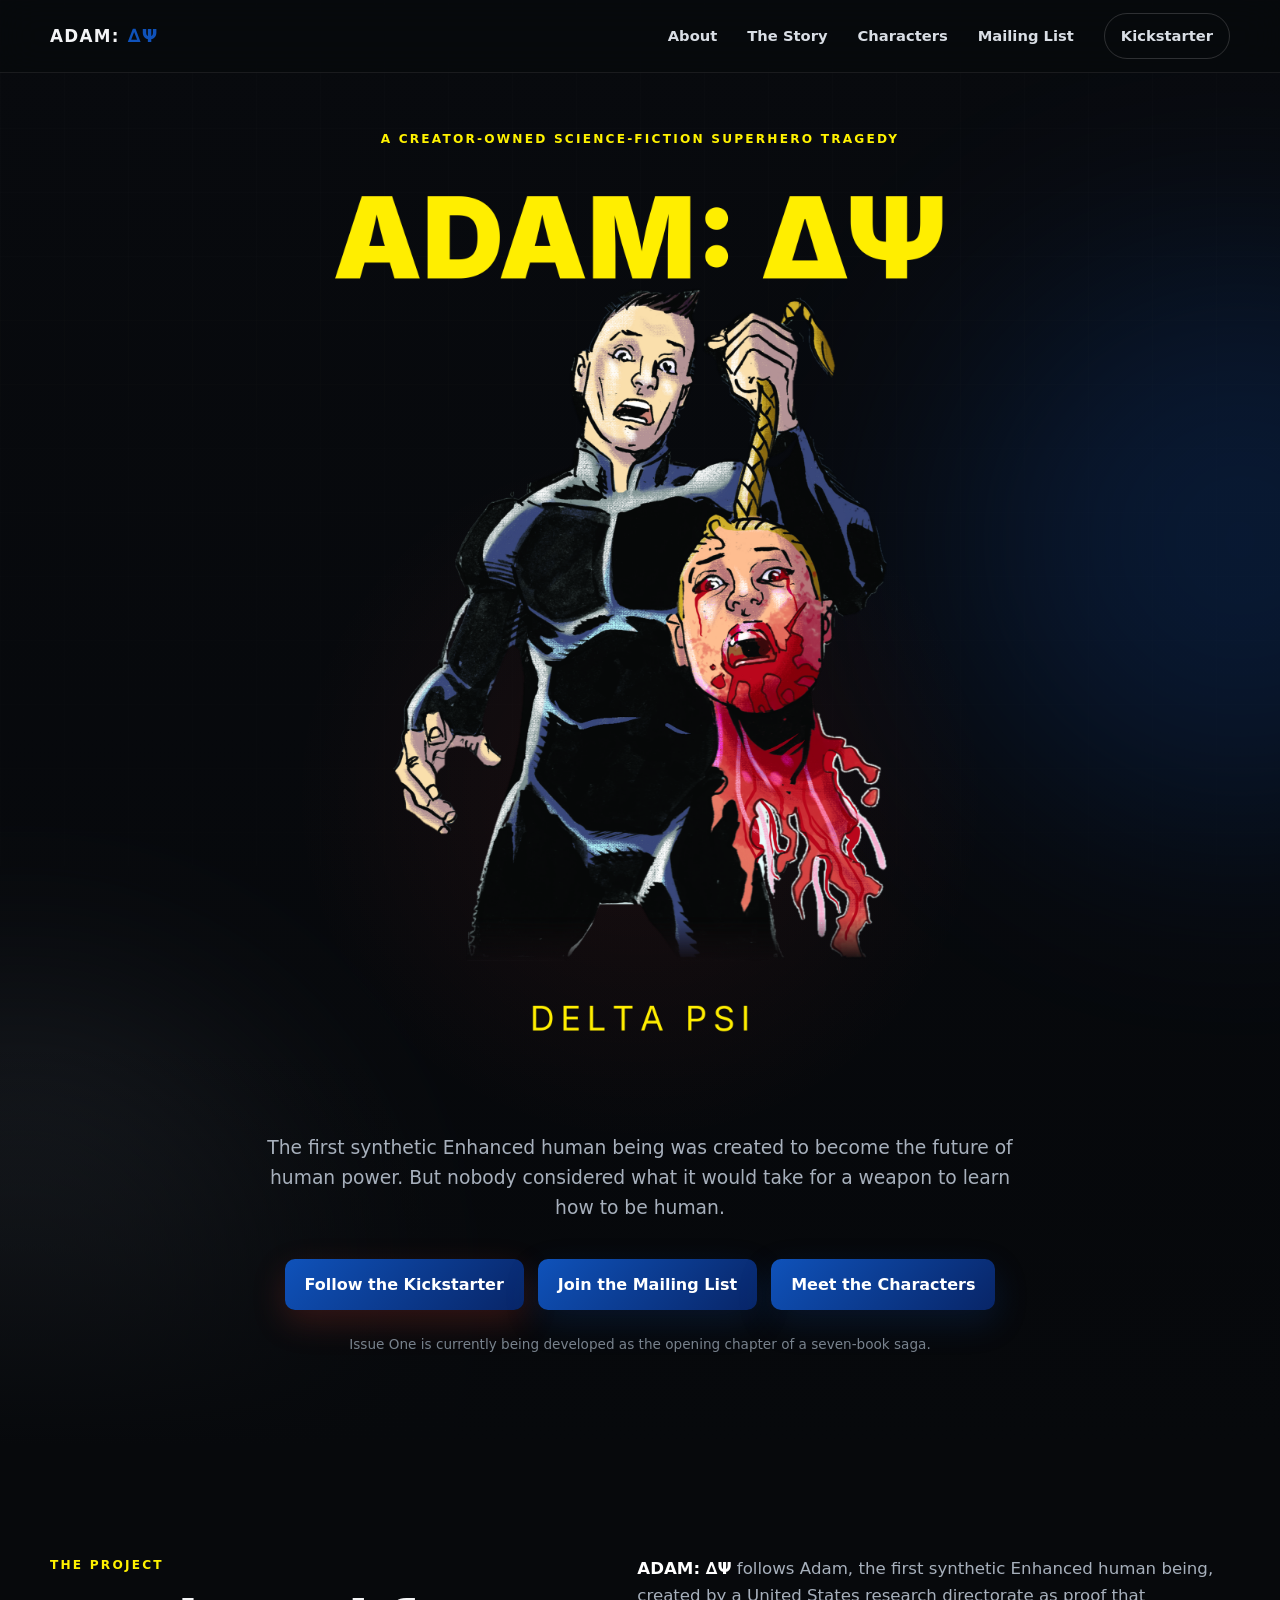
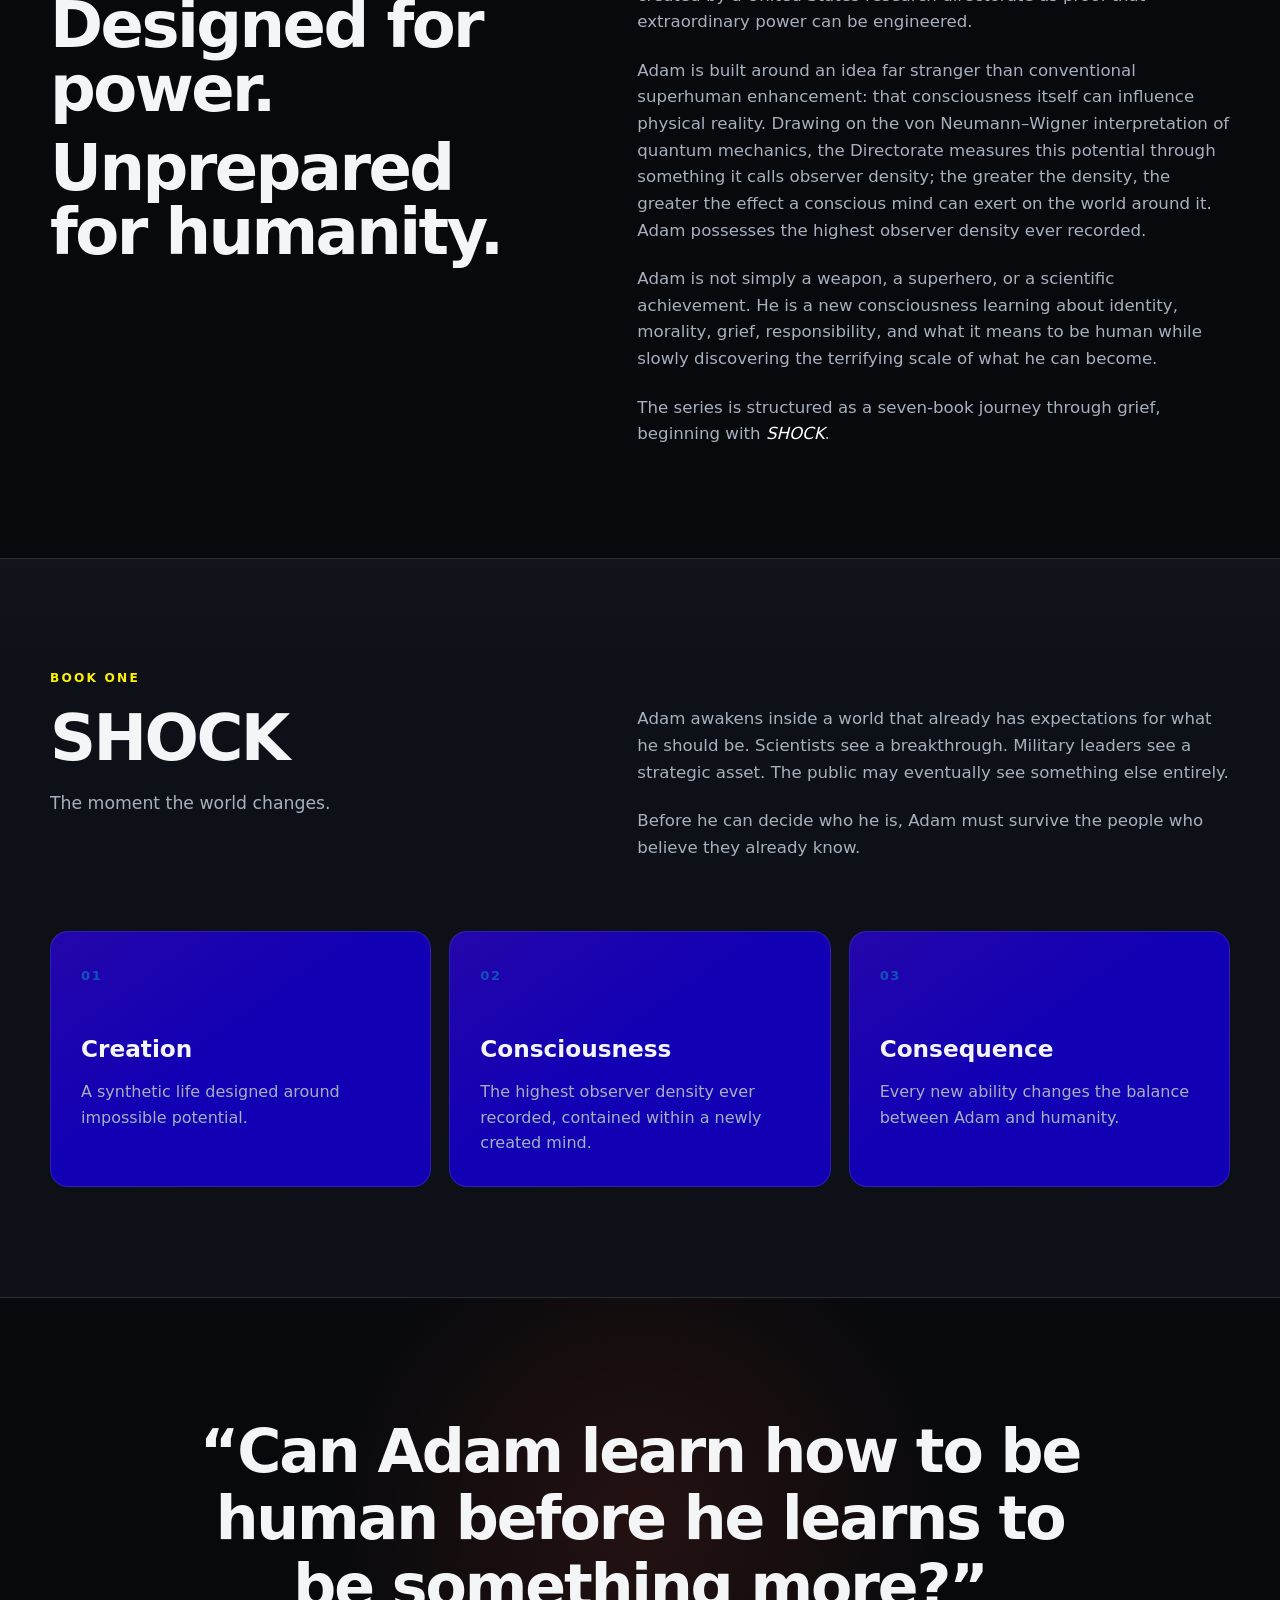
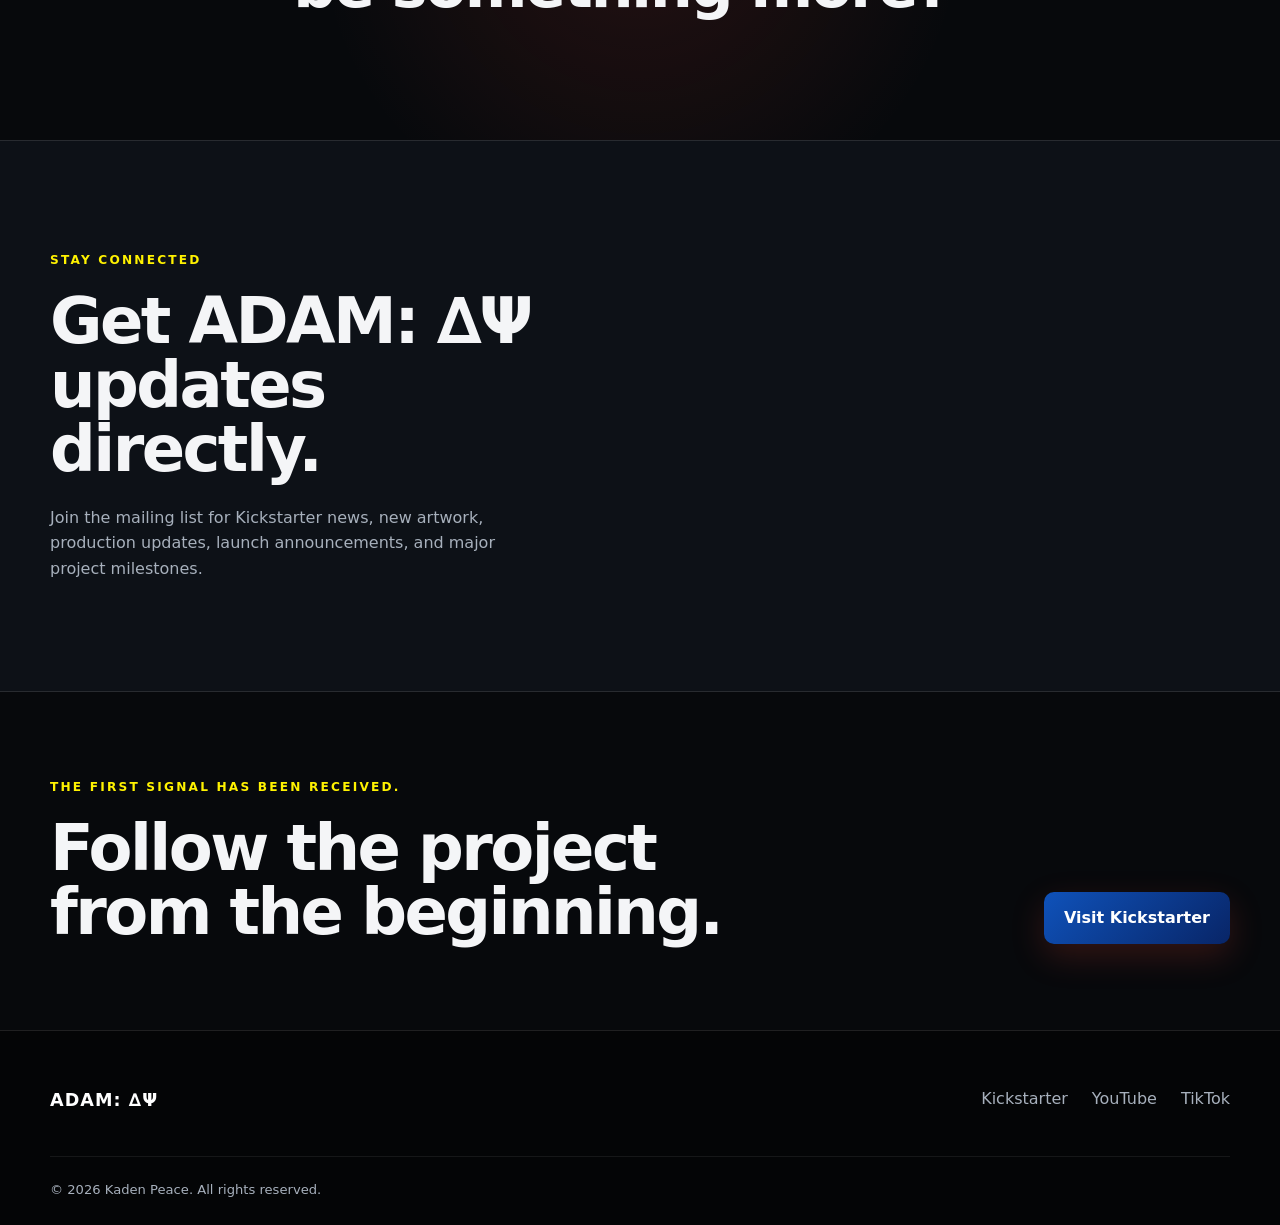
<file: index.html>
<!DOCTYPE html>
<html lang="en">
<head>
  <meta charset="UTF-8" />
  <meta name="viewport" content="width=device-width, initial-scale=1.0" />

  <title>ADAM: ∆Ψ</title>
  <meta
    name="description"
    content="ADAM: Delta Psi is a creator-owned science-fiction superhero tragedy about the first synthetic Enhanced human being and how a weapon learns to be human."
  />

  <meta property="og:title" content="ADAM: ∆Ψ" />
  <meta
    property="og:description"
    content="A creator-owned science-fiction superhero tragedy."
  />
  <meta property="og:type" content="website" />
  <meta property="og:image" content="assets/social-preview.jpg" />

  <link rel="stylesheet" href="styles.css" />
  <script src="script.js" defer></script>
  <!-- MailerLite Universal -->
   <script>
    (function(w,d,e,u,f,l,n){w[f]=w[f]||function(){(w[f].q=w[f].q||[])
    .push(arguments);},l=d.createElement(e),l.async=1,l.src=u,
    n=d.getElementsByTagName(e)[0],n.parentNode.insertBefore(l,n);})
    (window,document,'script','https://assets.mailerlite.com/js/universal.js','ml');
    ml('account', '2597443');
    </script>
    <!-- End MailerLite Universal -->
</head>

<body>
  <header class="site-header">
    <div class="container nav-wrap">
      <a class="brand" href="#top" aria-label="ADAM Delta Psi home">
        <span class="brand-main">ADAM:</span>
        <span class="brand-mark">∆Ψ</span>
      </a>

      <button
        class="menu-toggle"
        type="button"
        aria-label="Open navigation"
        aria-expanded="false"
        aria-controls="site-nav"
      >
        <span></span>
        <span></span>
        <span></span>
      </button>

      <nav id="site-nav" class="site-nav" aria-label="Main navigation">
        <a href="#about">About</a>
        <a href="#world">The Story</a>
        <a href="characters.html">Characters</a>
        <a href="#newsletter">Mailing List</a>
        <a class="nav-cta" href="https://www.kickstarter.com/projects/adam-delta-psi/adam-adam-delta-psi-0" target="_blank" rel="noopener">
          Kickstarter
        </a>
      </nav>
    </div>
  </header>

  <main id="top">
    <section class="hero">
      <div class="hero-grid"></div>
      <div class="hero-glow hero-glow-one"></div>
      <div class="hero-glow hero-glow-two"></div>

      <div class="container hero-content">
        <p class="eyebrow">A creator-owned science-fiction superhero tragedy</p>

      <img
          class="hero-art"
          src="assets/adam-hero.png"
          alt="ADAM: ΔΨ artwork featuring Adam"
        />

        <p class="hero-copy">
          The first synthetic Enhanced human being was created to become the future of human power. But nobody considered what it would take for a weapon to learn how to be human.
        </p>

        <div class="hero-actions">
          <a class="button button-primary" href="https://www.kickstarter.com/projects/adam-delta-psi/adam-adam-delta-psi-0" target="_blank" rel="noopener">
            Follow the Kickstarter
          </a>
          <a class="button button-secondary" href="#newsletter">
            Join the Mailing List
          </a>
          <a class="button button-secondary" href="characters.html">
            Meet the Characters
          </a>
        </div>

        <p class="hero-note">
          Issue One is currently being developed as the opening chapter of a seven-book saga.
        </p>
      </div>
    </section>

<section id="about" class="section">
  <div class="container split">
    <div>
      <p class="section-kicker">The Project</p>

      <h2 class="about-heading">
        <span>Designed for power.</span>
        <span>Unprepared for humanity.</span>
      </h2>
    </div>

        <div class="prose">
          <p>
            <strong>ADAM: ∆Ψ</strong> follows Adam, the first synthetic Enhanced human being, created by a United States research directorate as proof that extraordinary power can be engineered.
          </p>

          <p>
            Adam is built around an idea far stranger than conventional superhuman enhancement: that consciousness itself can influence physical reality. Drawing on the von Neumann–Wigner interpretation of quantum mechanics, the Directorate measures this potential through something it calls observer density; the greater the density, the greater the effect a conscious mind can exert on the world around it. Adam possesses the highest observer density ever recorded.
          </p>

          <p>
            Adam is not simply a weapon, a superhero, or a scientific achievement. He is a new consciousness learning about identity, morality, grief, responsibility, and what it means to be human while slowly discovering the terrifying scale of what he can become.
          </p>

          <p>
            The series is structured as a seven-book journey through grief, beginning
            with <em>SHOCK</em>.
          </p>
        </div>
      </div>
    </section>

    <section id="world" class="section section-dark">
      <div class="container">
        <p class="section-kicker">Book One</p>
        <div class="book-grid">
          <div>
            <h2>SHOCK</h2>
            <p class="book-tagline">The moment the world changes.</p>
          </div>

          <div class="prose">
            <p>
              Adam awakens inside a world that already has expectations for what he should be.
              Scientists see a breakthrough. Military leaders see a strategic asset.
              The public may eventually see something else entirely.
            </p>

            <p>
              Before he can decide who he is, Adam must survive the people who believe
              they already know.
            </p>
          </div>
        </div>

        <div class="story-cards">
          <article class="story-card">
            <span>01</span>
            <h3>Creation</h3>
            <p>A synthetic life designed around impossible potential.</p>
          </article>

          <article class="story-card">
            <span>02</span>
            <h3>Consciousness</h3>
            <p>The highest observer density ever recorded, contained within a newly created mind.</p>
          </article>

          <article class="story-card">
            <span>03</span>
            <h3>Consequence</h3>
            <p>Every new ability changes the balance between Adam and humanity.</p>
          </article>
        </div>
      </div>
    </section>

    <section class="quote-section" aria-label="Series statement">
      <div class="container">
        <p>
          “Can Adam learn how to be human before he learns to be something more?”
        </p>
      </div>
    </section>

    <section id="newsletter" class="section newsletter-section">
      <div class="container newsletter-grid">
        <div>
          <p class="section-kicker">Stay Connected</p>
          <h2>Get ADAM: ∆Ψ updates directly.</h2>
          <p class="newsletter-copy">
            Join the mailing list for Kickstarter news, new artwork, production updates,
            launch announcements, and major project milestones.
          </p>
        </div>

        <div class="newsletter-card">
          <div class="ml-embedded" data-form="zgbKyL"></div>
        </div>
      </div>
    </section>

    <section class="section final-cta">
      <div class="container final-cta-inner">
        <div>
          <p class="section-kicker">The first signal has been received.</p>
          <h2>Follow the project from the beginning.</h2>
        </div>

        <a class="button button-primary" href="https://www.kickstarter.com/projects/adam-delta-psi/adam-adam-delta-psi-0" target="_blank" rel="noopener">
          Visit Kickstarter
        </a>
      </div>
    </section>
  </main>

  <footer class="site-footer">
    <div class="container footer-inner">
      <div>
        <div class="footer-brand">ADAM: ∆Ψ</div>
      </div>

      <div class="footer-links">
        <a href="https://www.kickstarter.com/projects/adam-delta-psi/adam-adam-delta-psi-0" target="_blank" rel="noopener">Kickstarter</a>
        <a href="https://www.youtube.com/@ADAM_Delta_Psi" target="_blank" rel="noopener">YouTube</a>
        <a href="https://www.tiktok.com/@adam_delta_psi" target="_blank" rel="noopener">TikTok</a>
      </div>
    </div>

    <div class="container footer-bottom">
      <p>
        © <span id="year"></span> Kaden Peace. All rights reserved.
      </p>
    </div>
  </footer>
</body>
</html>
</file>
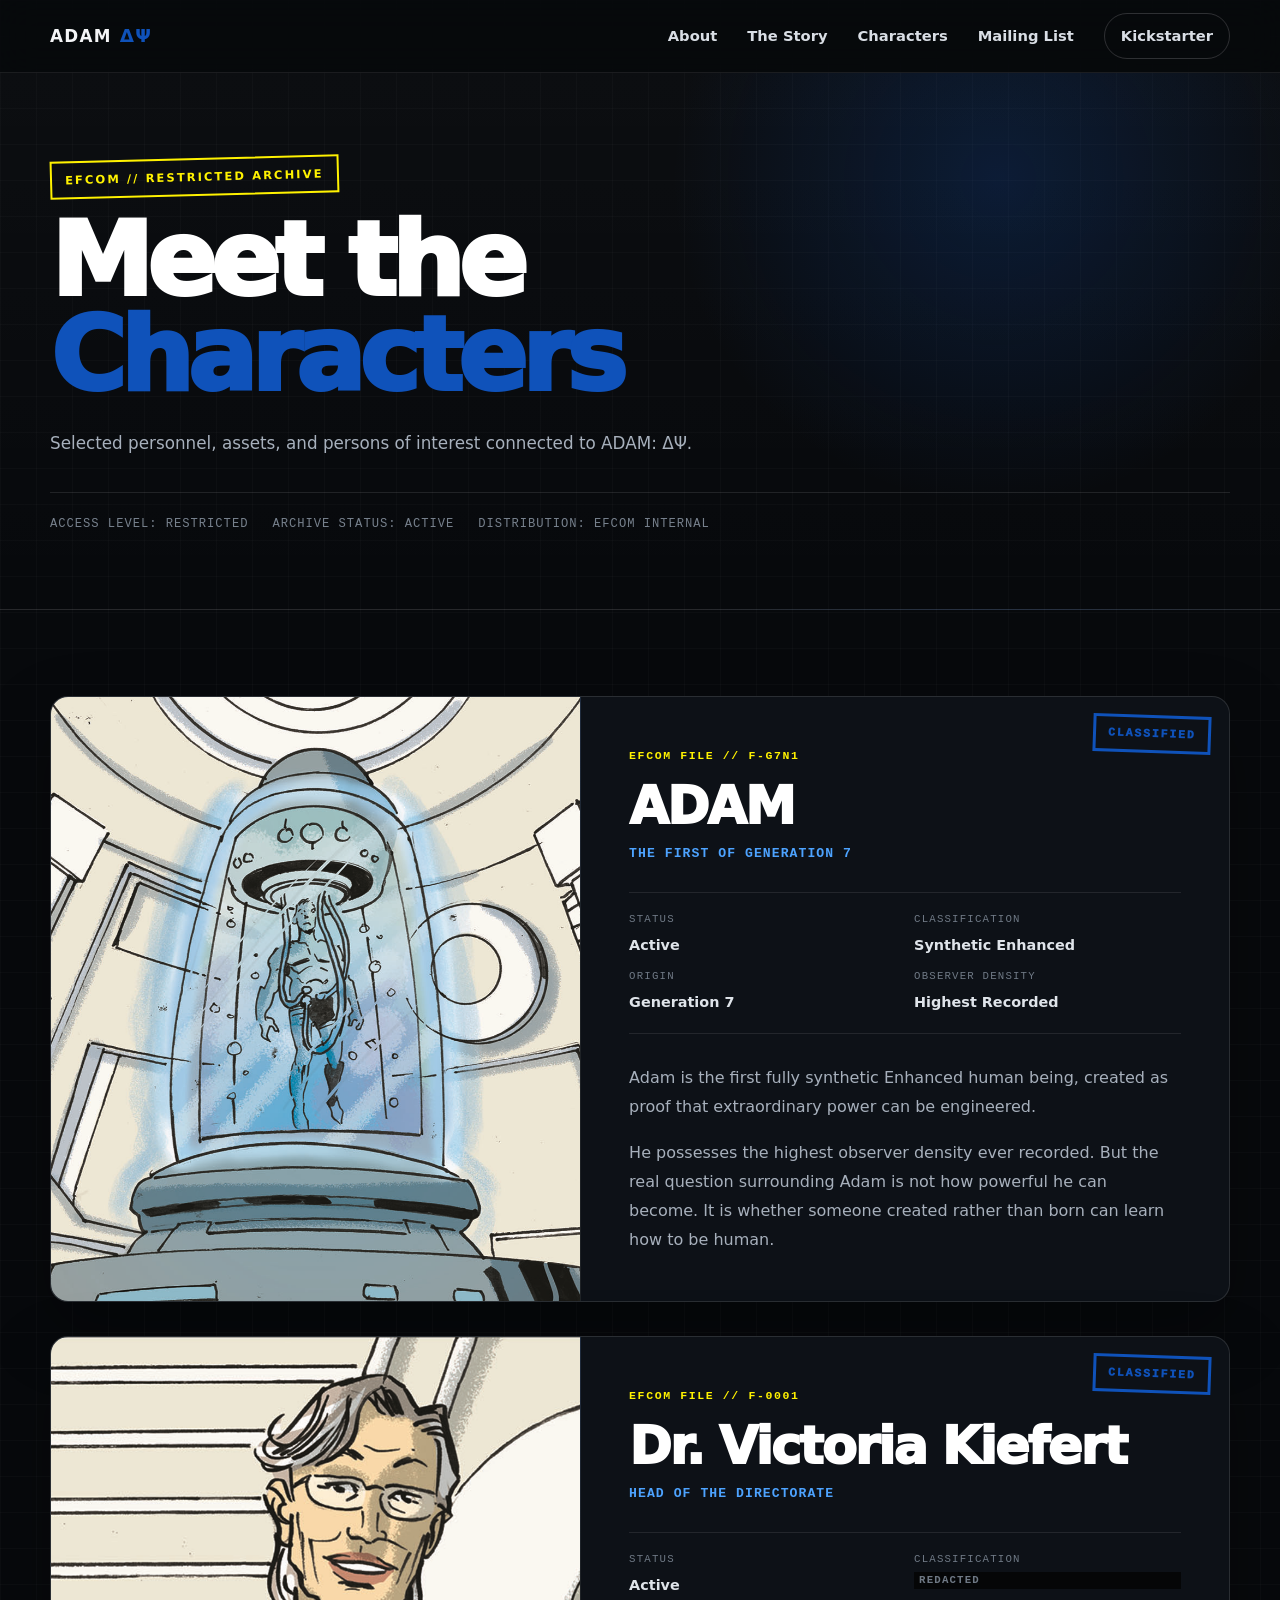
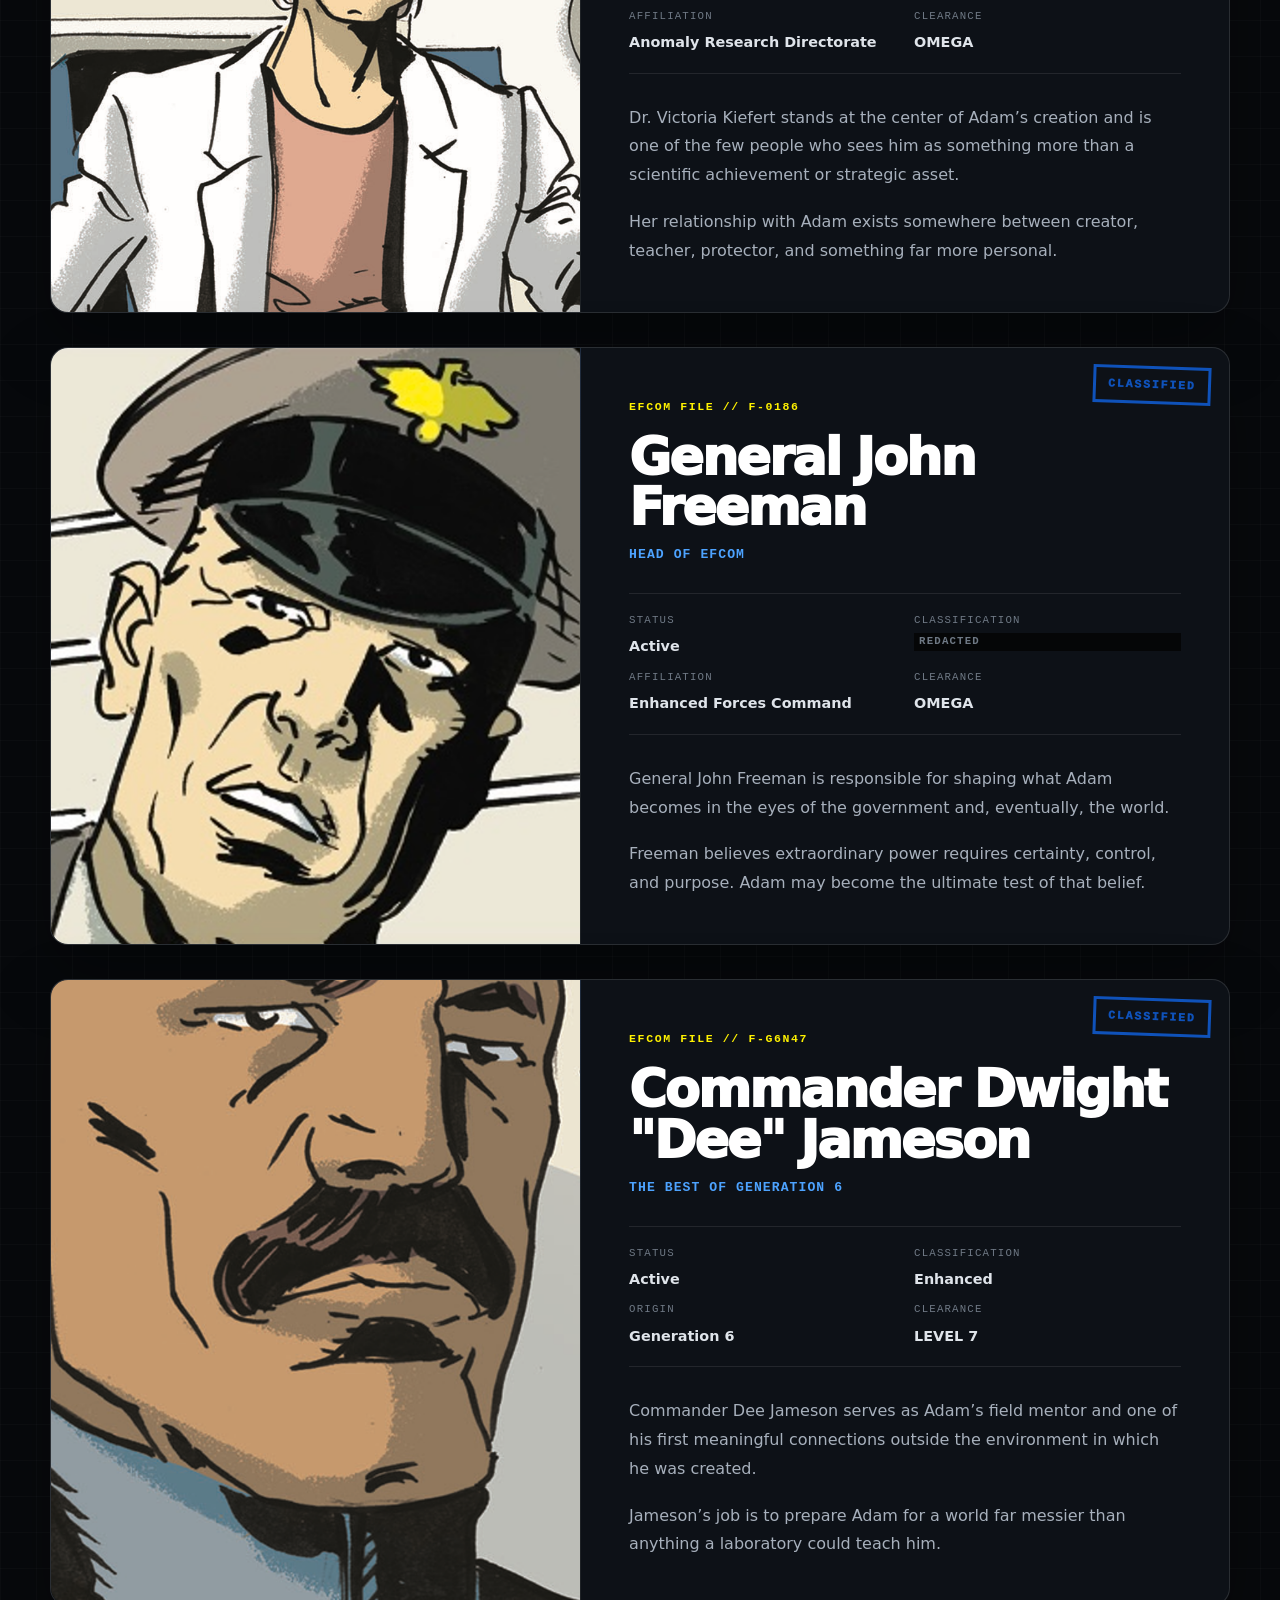
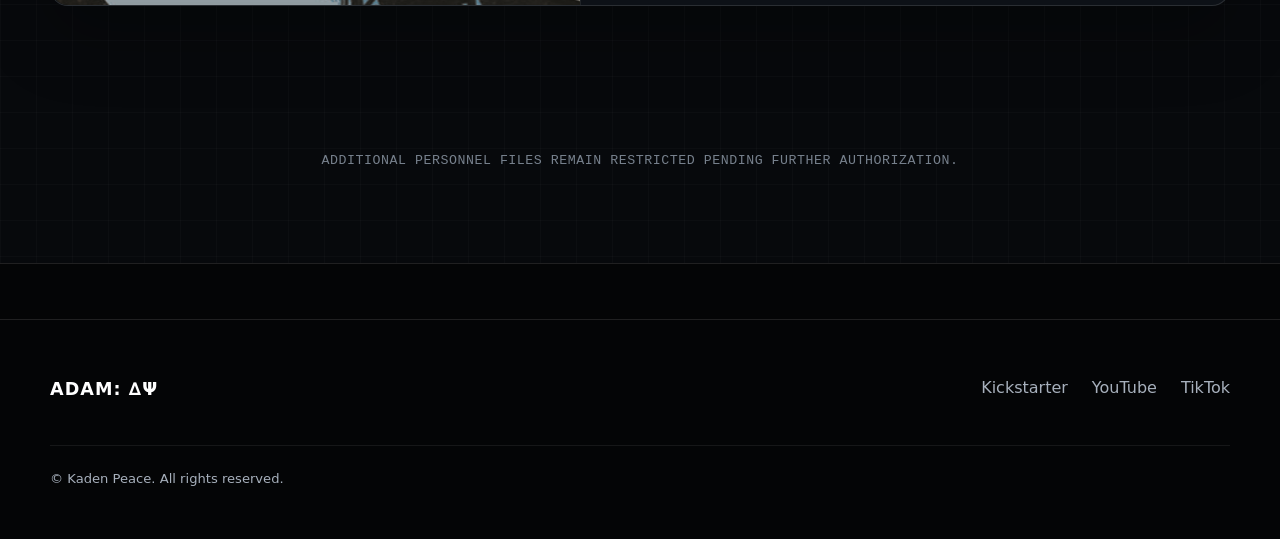
<file: characters.html>
<!DOCTYPE html>
<html lang="en">

<head>
  <meta charset="UTF-8" />
  <meta name="viewport" content="width=device-width, initial-scale=1.0" />
  <title>Meet the Characters | ADAM: ΔΨ</title>
  <meta name="description" content="Meet the major characters of ADAM: ΔΨ through the EFCOM classified archive." />
  <link rel="stylesheet" href="styles.css" />

  <style>
    body.characters-page {
      background:
        linear-gradient(rgba(255, 255, 255, .018) 1px, transparent 1px),
        linear-gradient(90deg, rgba(255, 255, 255, .018) 1px, transparent 1px),
        #07090c;
      background-size: 36px 36px;
      color: #f4f5f7;
    }

    .characters-page main {
      padding-top: 72px;
    }

    .archive-hero {
      position: relative;
      overflow: hidden;
      padding: 86px 0 74px;
      border-bottom: 1px solid rgba(255, 255, 255, .11);
      background:
        radial-gradient(circle at 78% 20%, rgba(15, 82, 186, .22), transparent 30%),
        linear-gradient(180deg, rgba(255, 255, 255, .02), transparent);
    }

    .archive-stamp {
      display: inline-block;
      margin-bottom: 18px;
      padding: 8px 13px;
      border: 2px solid #FFF200;
      color: #FFF200;
      font-size: .72rem;
      font-weight: 900;
      letter-spacing: .18em;
      text-transform: uppercase;
      transform: rotate(-1.5deg);
    }

    .archive-title {
      margin: 0;
      max-width: 950px;
      color: #fff;
      font-family: Inter, ui-sans-serif, system-ui, -apple-system, BlinkMacSystemFont, "Segoe UI", sans-serif;
      font-size: clamp(3.3rem, 8vw, 7rem);
      line-height: .92;
      letter-spacing: -.055em;
      font-weight: 950;
    }

    .archive-title .mark {
      color: #0F52BA;
    }

    .archive-subtitle {
      max-width: 760px;
      margin: 26px 0 0;
      color: #a7b0bc;
      font-size: 1.05rem;
      line-height: 1.75;
    }

    .archive-meta {
      display: flex;
      flex-wrap: wrap;
      gap: 10px 24px;
      margin-top: 34px;
      padding-top: 22px;
      border-top: 1px solid rgba(255, 255, 255, .10);
      color: #77818d;
      font-family: "Courier New", Courier, monospace;
      font-size: .76rem;
      letter-spacing: .08em;
      text-transform: uppercase;
    }

    .archive-list {
      padding: 86px 0 110px;
    }

    .dossier {
      position: relative;
      display: grid;
      grid-template-columns: minmax(280px, .9fr) minmax(0, 1.1fr);
      overflow: hidden;
      margin-bottom: 34px;
      background: #0d1117;
      border: 1px solid rgba(255, 255, 255, .12);
      border-radius: 18px;
      box-shadow: 0 28px 70px rgba(0, 0, 0, .28);
    }

    .dossier::before {
      content: "CLASSIFIED";
      position: absolute;
      top: 18px;
      right: 18px;
      z-index: 3;
      padding: 7px 12px;
      border: 3px solid #0F52BA;
      color: #0F52BA;
      font-family: "Courier New", Courier, monospace;
      font-size: .72rem;
      font-weight: 950;
      letter-spacing: .16em;
      transform: rotate(2deg);
      opacity: 1;
    }

    .dossier-image {
      position: relative;
      min-height: 520px;
      display: grid;
      place-items: end center;
      overflow: hidden;
      background:
        linear-gradient(180deg, rgba(15, 82, 186, .16), transparent 42%),
        #090d12;
      border-right: 1px solid rgba(255, 255, 255, .09);
    }

    .dossier-image img {
      width: 100%;
      height: 100%;
      max-height: 640px;
      object-fit: cover;
      object-position: center;
    }

    .dossier.kiefert .dossier-image img {
      object-position: 42% center;
    }

    .dossier.freeman .dossier-image img {
      object-position: 82% center;
    }

    .dossier.jameson .dossier-image img {
      object-position: 62% center;
      transform: scale(1.06) translateY(-12px);
    }

    @media (min-width: 851px) {
    .dossier.jameson .dossier-image img {
      transform: translateY(-45px) scale(1.15);
    }
    }
    
    .dossier-missing {
      align-self: center;
      padding: 50px 30px;
      text-align: center;
      color: #68727e;
      font-family: "Courier New", Courier, monospace;
      line-height: 1.7;
    }

    .dossier-copy {
      padding: 50px 48px 46px;
    }

    .file-number {
      margin: 0 0 16px;
      color: #FFF200;
      font-family: "Courier New", Courier, monospace;
      font-size: .72rem;
      font-weight: 800;
      letter-spacing: .14em;
      text-transform: uppercase;
    }

    .character-name {
      margin: 0;
      color: #fff;
      font-size: clamp(2.25rem, 4vw, 4rem);
      line-height: .98;
      letter-spacing: -.04em;
      font-weight: 950;
    }

    .character-role {
      margin-top: 12px;
      color: #4DA3FF;
      font-family: "Courier New", Courier, monospace;
      font-size: .82rem;
      font-weight: 700;
      letter-spacing: .08em;
      text-transform: uppercase;
    }

    .data-grid {
      display: grid;
      grid-template-columns: 1fr 1fr;
      gap: 10px 18px;
      margin: 28px 0 30px;
      padding: 18px 0;
      border-block: 1px solid rgba(255, 255, 255, .09);
    }

    .data-item span {
      display: block;
      margin-bottom: 4px;
      color: #6f7985;
      font-family: "Courier New", Courier, monospace;
      font-size: .67rem;
      letter-spacing: .11em;
      text-transform: uppercase;
    }

    .data-item strong {
      color: #dfe4ea;
      font-size: .9rem;
      font-weight: 700;
    }

    .character-copy {
      color: #a7b0bc;
      font-size: 1rem;
      line-height: 1.8;
    }

    .character-copy p {
      margin: 0 0 18px;
    }

    .character-copy p:last-child {
      margin-bottom: 0;
    }

    .redacted {
      display: inline-block;
      min-width: 90px;
      padding: 0 5px;
      color: transparent;
      background: #050607;
      user-select: none;
    }

    .archive-footer-note {
      padding: 0 0 90px;
      text-align: center;
    }

    .archive-footer-note p {
      width: min(690px, 100%);
      margin: 0 auto;
      color: #77818d;
      font-family: "Courier New", Courier, monospace;
      font-size: .83rem;
      line-height: 1.7;
      text-transform: uppercase;
      letter-spacing: .04em;
    }

    @media (max-width: 850px) {
      .dossier {
        grid-template-columns: 1fr;
      }

      .dossier:nth-child(even) .dossier-image,
      .dossier:nth-child(even) .dossier-copy {
        order: initial;
      }

      .dossier-image,
      .dossier:nth-child(even) .dossier-image {
        min-height: 390px;
        border: 0;
        border-bottom: 1px solid rgba(255, 255, 255, .09);
      }

      .dossier-copy {
        padding: 34px 24px;
      }
    }

    @media (max-width: 560px) {
      .archive-hero {
        padding-top: 66px;
      }

      .archive-meta {
        display: grid;
        gap: 8px;
      }

      .data-grid {
        grid-template-columns: 1fr;
      }

      .dossier-image {
        min-height: 320px;
      }
    }
  </style>
</head>

<body class="characters-page">
  <header class="site-header">
    <div class="container nav-wrap">
      <a class="brand" href="index.html" aria-label="ADAM Delta Psi home">
        <span class="brand-main">ADAM</span>
        <span class="brand-mark">ΔΨ</span>
      </a>

      <button class="menu-toggle" type="button" aria-label="Open navigation" aria-expanded="false"
        aria-controls="site-nav">
        <span></span><span></span><span></span>
      </button>

      <nav id="site-nav" class="site-nav" aria-label="Main navigation">
        <a href="index.html#about">About</a>
        <a href="index.html#world">The Story</a>
        <a href="characters.html">Characters</a>
        <a href="index.html#newsletter">Mailing List</a>
        <a class="nav-cta" href="https://www.kickstarter.com/projects/adam-delta-psi/adam-adam-delta-psi-0" target="_blank" rel="noopener">
         Kickstarter
        </a>
      </nav>
    </div>
  </header>

  <main>
    <section class="archive-hero">
      <div class="container">
        <div class="archive-stamp">EFCOM // Restricted Archive</div>
        <h1 class="archive-title">Meet the <span class="mark">Characters</span></h1>
        <p class="archive-subtitle">Selected personnel, assets, and persons of interest connected to ADAM: ΔΨ.</p>
        <div class="archive-meta">
          <span>Access Level: Restricted</span>
          <span>Archive Status: Active</span>
          <span>Distribution: EFCOM Internal</span>
        </div>
      </div>
    </section>

    <section class="archive-list">
      <div class="container">

        <article class="dossier">
          <div class="dossier-image">
            <img src="assets/characters/adam.png" alt="Adam"
              onerror="this.hidden=true; this.nextElementSibling.hidden=false;" />
            <div class="dossier-missing" hidden>IMAGE FILE MISSING<br />assets/characters/adam.png</div>
          </div>
          <div class="dossier-copy">
            <p class="file-number">EFCOM FILE // F-G7N1</p>
            <h2 class="character-name">ADAM</h2>
            <div class="character-role">The First of Generation 7</div>
            <div class="data-grid">
              <div class="data-item"><span>Status</span><strong>Active</strong></div>
              <div class="data-item"><span>Classification</span><strong>Synthetic Enhanced</strong></div>
              <div class="data-item"><span>Origin</span><strong>Generation 7</strong></div>
              <div class="data-item"><span>Observer Density</span><strong>Highest Recorded</strong></div>
            </div>
            <div class="character-copy">
              <p>Adam is the first fully synthetic Enhanced human being, created as proof that extraordinary power can
                be engineered.</p>
              <p>He possesses the highest observer density ever recorded. But the real question surrounding Adam is not
                how powerful he can become. It is whether someone created rather than born can learn how to be human.
              </p>
            </div>
          </div>
        </article>

        <article class="dossier kiefert">
          <div class="dossier-image">
            <img src="assets/characters/kiefert.png" alt="Dr. Victoria Kiefert"
              onerror="this.hidden=true; this.nextElementSibling.hidden=false;" />
            <div class="dossier-missing" hidden>IMAGE FILE MISSING<br />assets/characters/kiefert.png</div>
          </div>
          <div class="dossier-copy">
            <p class="file-number">EFCOM FILE // F-0001</p>
            <h2 class="character-name">Dr. Victoria Kiefert</h2>
            <div class="character-role">Head of the Directorate</div>
            <div class="data-grid">
              <div class="data-item"><span>Status</span><strong>Active</strong></div>
              <div class="data-item"><span>Classification</span><strong><span class="redacted">REDACTED</span></strong></div>
              <div class="data-item"><span>Affiliation</span><strong>Anomaly Research Directorate</strong></div>
              <div class="data-item"><span>Clearance</span><strong>OMEGA</strong></div>
            </div>
            <div class="character-copy">
              <p>Dr. Victoria Kiefert stands at the center of Adam’s creation and is one of the few people who sees him
                as something more than a scientific achievement or strategic asset.</p>
              <p>Her relationship with Adam exists somewhere between creator, teacher, protector, and something far more
                personal.</p>
            </div>
          </div>
        </article>

        <article class="dossier freeman">
          <div class="dossier-image">
            <img src="assets/characters/freeman.png" alt="General John Freeman"
              onerror="this.hidden=true; this.nextElementSibling.hidden=false;" />
            <div class="dossier-missing" hidden>IMAGE FILE MISSING<br />assets/characters/freeman.png</div>
          </div>
          <div class="dossier-copy">
            <p class="file-number">EFCOM FILE // F-0186</p>
            <h2 class="character-name">General John Freeman</h2>
            <div class="character-role">Head of EFCOM</div>
            <div class="data-grid">
              <div class="data-item"><span>Status</span><strong>Active</strong></div>
              <div class="data-item"><span>Classification</span><strong><span class="redacted">REDACTED</span></strong></div>
              <div class="data-item"><span>Affiliation</span><strong>Enhanced Forces Command</strong></div>
              <div class="data-item"><span>Clearance</span><strong>OMEGA</strong></div>
            </div>
            <div class="character-copy">
              <p>General John Freeman is responsible for shaping what Adam becomes in the eyes of the government and,
                eventually, the world.</p>
              <p>Freeman believes extraordinary power requires certainty, control, and purpose. Adam may become the
                ultimate test of that belief.</p>
            </div>
          </div>
        </article>

        <article class="dossier jameson">
          <div class="dossier-image">
            <img src="assets/characters/jameson.png" alt="Commander Dee Jameson"
              onerror="this.hidden=true; this.nextElementSibling.hidden=false;" />
            <div class="dossier-missing" hidden>IMAGE FILE MISSING<br />assets/characters/jameson.png</div>
          </div>
          <div class="dossier-copy">
            <p class="file-number">EFCOM FILE // F-G6N47</p>
            <h2 class="character-name">Commander Dwight "Dee" Jameson</h2>
            <div class="character-role">The Best of Generation 6</div>
            <div class="data-grid">
              <div class="data-item"><span>Status</span><strong>Active</strong></div>
              <div class="data-item"><span>Classification</span><strong>Enhanced</strong></div>
              <div class="data-item"><span>Origin</span><strong>Generation 6</strong></div>
              <div class="data-item"><span>Clearance</span><strong>LEVEL 7</strong></div>
            </div>
            <div class="character-copy">
              <p>Commander Dee Jameson serves as Adam’s field mentor and one of his first meaningful connections outside
                the environment in which he was created.</p>
              <p>Jameson’s job is to prepare Adam for a world far messier than anything a laboratory could teach him.
              </p>
            </div>
          </div>
        </article>

      </div>
    </section>

    <section class="archive-footer-note">
      <div class="container">
        <p>Additional personnel files remain restricted pending further authorization.</p>
      </div>
    </section>
  </main>

  <footer class="site-footer">
  <footer class="site-footer">
    <div class="container footer-inner">
      <div>
        <div class="footer-brand">ADAM: ∆Ψ</div>
      </div>

      <div class="footer-links">
        <a href="https://www.kickstarter.com/projects/adam-delta-psi/adam-adam-delta-psi-0" target="_blank" rel="noopener">Kickstarter</a>
        <a href="https://www.youtube.com/@ADAM_Delta_Psi" target="_blank" rel="noopener">YouTube</a>
        <a href="https://www.tiktok.com/@adam_delta_psi" target="_blank" rel="noopener">TikTok</a>
      </div>
    </div>

    <div class="container footer-bottom">
      <p>
        © <span id="year"></span> Kaden Peace. All rights reserved.
      </p>
    </div>
  </footer>
</body>
</html>
</file>
<file: styles.css>
:root {
  --bg: #07090c;
  --bg-soft: #0d1117;
  --panel: #1200b4;
  --panel-2: #151d27;
  --text: #f4f5f7;
  --muted: #a7b0bc;
  --line: rgba(255, 255, 255, 0.11);
  --accent: #0F52BA;
  --accent-light: #FFF200;
  --accent-dark: #082567;
  --max-width: 1180px;
  --radius: 18px;
  --shadow: 0 30px 80px rgba(0, 0, 0, 0.35);
}

* {
  box-sizing: border-box;
}

html {
  scroll-behavior: smooth;
}

body {
  margin: 0;
  background: var(--bg);
  color: var(--text);
  font-family:
    Inter, ui-sans-serif, system-ui, -apple-system, BlinkMacSystemFont, "Segoe UI",
    sans-serif;
  line-height: 1.6;
}

body.menu-open {
  overflow: hidden;
}

a {
  color: inherit;
  text-decoration: none;
}

button,
input {
  font: inherit;
}

img {
  max-width: 100%;
  display: block;
}

.container {
  width: min(calc(100% - 40px), var(--max-width));
  margin-inline: auto;
}

.site-header {
  position: fixed;
  inset: 0 0 auto;
  z-index: 100;
  background: rgba(7, 9, 12, 0.78);
  border-bottom: 1px solid rgba(255, 255, 255, 0.08);
  backdrop-filter: blur(18px);
  -webkit-backdrop-filter: blur(18px);
}

.nav-wrap {
  min-height: 72px;
  display: flex;
  align-items: center;
  justify-content: space-between;
  gap: 30px;
}

.brand {
  display: inline-flex;
  align-items: baseline;
  gap: 8px;
  font-weight: 900;
  letter-spacing: 0.08em;
}

.brand-main {
  font-size: 1.05rem;
}

.brand-mark {
  color: var(--accent);
  font-size: 1.15rem;
}

.site-nav {
  display: flex;
  align-items: center;
  gap: 30px;
}

.site-nav a {
  color: #d9dee5;
  font-size: 0.92rem;
  font-weight: 700;
  transition: color 160ms ease;
}

.site-nav a:hover {
  color: white;
}

.site-nav .nav-cta {
  padding: 10px 16px;
  border: 1px solid rgba(255, 255, 255, 0.16);
  border-radius: 999px;
}

.menu-toggle {
  display: none;
  width: 42px;
  height: 42px;
  padding: 9px;
  background: transparent;
  border: 0;
  cursor: pointer;
}

.menu-toggle span {
  display: block;
  height: 2px;
  margin: 5px 0;
  background: white;
  transition: transform 180ms ease, opacity 180ms ease;
}

.hero {
  position: relative;
  min-height: 100svh;
  display: grid;
  place-items: center;
  overflow: hidden;
  padding: 130px 0 90px;
  isolation: isolate;
  background:
    radial-gradient(circle at 50% 55%, rgba(255, 79, 61, 0.08), transparent 34%),
    linear-gradient(180deg, #080a0e 0%, #06080b 100%);
}

.hero::after {
  content: "";
  position: absolute;
  inset: auto 0 0;
  height: 28%;
  z-index: -1;
  background: linear-gradient(transparent, var(--bg));
}

.hero-grid {
  position: absolute;
  inset: 0;
  z-index: -3;
  opacity: 0.26;
  background-image:
    linear-gradient(rgba(255, 255, 255, 0.045) 1px, transparent 1px),
    linear-gradient(90deg, rgba(255, 255, 255, 0.045) 1px, transparent 1px);
  background-size: 64px 64px;
  mask-image: linear-gradient(to bottom, black, transparent 88%);
}

.hero-glow {
  position: absolute;
  z-index: -2;
  width: 560px;
  height: 560px;
  border-radius: 50%;
  filter: blur(120px);
  opacity: 0.22;
}

.hero-glow-one {
  top: 18%;
  right: -240px;
  background: var(--accent);
}

.hero-glow-two {
  left: -260px;
  bottom: -120px;
  background: #5b6470;
}

.hero-content {
  max-width: 980px;
  text-align: center;
}

.eyebrow,
.section-kicker {
  margin: 0 0 18px;
  color: var(--accent-light);
  text-transform: uppercase;
  letter-spacing: 0.18em;
  font-size: 0.76rem;
  font-weight: 800;
}

.about-heading span {
  display: block;
}

.about-heading span + span {
  margin-top: 15px;
}

.hero h1 {
  margin: 0;
  line-height: 0.9;
  letter-spacing: -0.055em;
  display: flex;
  justify-content: center;
  align-items: baseline;
  gap: 1em;
}

.hero h1 span,
.hero h1 strong {
  display: inline;
  font-size: clamp(5rem, 16vw, 11rem);
  font-weight: 950;
}

.hero h1 strong {
  color: var(--accent);
  letter-spacing: -0.02em;
}

.subtitle {
  margin: 26px 0 0;
  color: #d4d9e0;
  font-size: clamp(1.05rem, 2vw, 1.45rem);
  letter-spacing: 0.11em;
  text-transform: uppercase;
}

.hero-copy {
  max-width: 760px;
  margin: 30px auto 0;
  color: var(--muted);
  font-size: clamp(1rem, 1.7vw, 1.17rem);
}

.hero-actions {
  margin-top: 36px;
  display: flex;
  justify-content: center;
  flex-wrap: wrap;
  gap: 14px;
}

.button {
  min-height: 48px;
  display: inline-flex;
  align-items: center;
  justify-content: center;
  padding: 13px 20px;
  border: 0;
  border-radius: 10px;
  font-weight: 800;
  cursor: pointer;
  transition:
    transform 160ms ease,
    background 160ms ease,
    border-color 160ms ease;
}

.button:hover {
  transform: translateY(-2px);
}

.button-primary {
  color: #fff;
  background: linear-gradient(135deg, var(--accent), var(--accent-dark));
  box-shadow: 0 12px 34px rgba(255, 79, 61, 0.18);
}

.button-primary:hover {
  background: linear-gradient(135deg, var(--accent-light), var(--accent));
}

.button-secondary {
  color: #fff;
  background: linear-gradient(135deg, var(--accent), var(--accent-dark));
  border: 0;
  box-shadow: 0 12px 34px rgba(15, 82, 186, 0.18);
}

.button-secondary:hover {
  background: linear-gradient(135deg, var(--accent-light), var(--accent));
}

.hero-note {
  margin: 24px 0 0;
  color: #78828d;
  font-size: 0.85rem;
}

.section {
  padding: 110px 0;
}

.section-dark {
  background:
    linear-gradient(180deg, rgba(255, 255, 255, 0.015), transparent 20%),
    var(--bg-soft);
  border-block: 1px solid var(--line);
}

.split,
.newsletter-grid,
.book-grid {
  display: grid;
  grid-template-columns: 0.9fr 1.1fr;
  gap: clamp(50px, 8vw, 120px);
  align-items: start;
}

h2 {
  max-width: 720px;
  margin: 0;
  font-size: clamp(2.2rem, 5vw, 4.5rem);
  line-height: 1;
  letter-spacing: -0.04em;
}

.prose {
  color: var(--muted);
  font-size: 1.04rem;
}

.prose p {
  margin: 0 0 22px;
}

.prose p:last-child {
  margin-bottom: 0;
}

.prose strong,
.prose em {
  color: white;
}

.book-tagline {
  margin: 20px 0 0;
  color: var(--muted);
  font-size: 1.08rem;
}

.story-cards {
  display: grid;
  grid-template-columns: repeat(3, 1fr);
  gap: 18px;
  margin-top: 70px;
}

.story-card {
  min-height: 240px;
  padding: 30px;
  background:
    linear-gradient(145deg, rgba(255, 79, 61, 0.08), transparent 45%),
    var(--panel);
  border: 1px solid var(--line);
  border-radius: var(--radius);
}

.story-card span {
  color: var(--accent);
  font-size: 0.82rem;
  font-weight: 900;
  letter-spacing: 0.12em;
}

.story-card h3 {
  margin: 42px 0 12px;
  font-size: 1.45rem;
}

.story-card p {
  margin: 0;
  color: var(--muted);
}

.quote-section {
  padding: 120px 0;
  text-align: center;
  background:
    radial-gradient(circle at center, rgba(255, 79, 61, 0.12), transparent 48%),
    var(--bg);
}

.quote-section p {
  max-width: 920px;
  margin: 0 auto;
  font-size: clamp(2rem, 4.7vw, 4.1rem);
  line-height: 1.12;
  letter-spacing: -0.035em;
  font-weight: 800;
}

.newsletter-section {
  background: var(--bg-soft);
  border-block: 1px solid var(--line);
}

.newsletter-copy {
  max-width: 590px;
  margin: 24px 0 0;
  color: var(--muted);
}

.newsletter-card {
  padding: 0;
  background: transparent;
  border: none;
  border-radius: 0;
  box-shadow: none;
}

.signup-form label {
  display: block;
  margin-bottom: 10px;
  color: #dce1e7;
  font-size: 0.9rem;
  font-weight: 800;
}

.form-row {
  display: flex;
  gap: 10px;
}

.form-row input {
  flex: 1;
  min-width: 0;
  min-height: 50px;
  padding: 0 15px;
  color: white;
  background: #090d12;
  border: 1px solid rgba(255, 255, 255, 0.14);
  border-radius: 10px;
  outline: none;
}

.form-row input:focus {
  border-color: var(--accent);
  box-shadow: 0 0 0 3px rgba(255, 79, 61, 0.12);
}

.form-note {
  margin: 13px 0 0;
  color: #77818d;
  font-size: 0.8rem;
}

.final-cta {
  padding-block: 86px;
}

.final-cta-inner {
  display: flex;
  align-items: end;
  justify-content: space-between;
  gap: 40px;
}

.site-footer {
  padding: 55px 0 25px;
  color: var(--muted);
  background: #040506;
  border-top: 1px solid var(--line);
}

.footer-inner {
  display: flex;
  align-items: start;
  justify-content: space-between;
  gap: 40px;
}

.footer-brand {
  color: white;
  font-size: 1.1rem;
  font-weight: 900;
  letter-spacing: 0.06em;
}

.footer-inner p {
  margin: 7px 0 0;
}

.footer-links {
  display: flex;
  flex-wrap: wrap;
  gap: 24px;
}

.footer-links a:hover {
  color: white;
}

.footer-bottom {
  margin-top: 42px;
  padding-top: 22px;
  border-top: 1px solid rgba(255, 255, 255, 0.07);
  font-size: 0.82rem;
}

.footer-bottom p {
  margin: 0;
}

@media (max-width: 800px) {
  .container {
    width: min(calc(100% - 28px), var(--max-width));
  }

  .menu-toggle {
    display: block;
  }

  .site-nav {
    position: fixed;
    inset: 72px 0 auto;
    display: grid;
    gap: 0;
    padding: 16px 20px 26px;
    background: rgba(7, 9, 12, 0.98);
    border-bottom: 1px solid var(--line);
    transform: translateY(-140%);
    opacity: 0;
    pointer-events: none;
    transition: transform 180ms ease, opacity 180ms ease;
  }

  .site-nav.open {
    transform: translateY(0);
    opacity: 1;
    pointer-events: auto;
  }

  .site-nav a {
    padding: 15px 4px;
    border-bottom: 1px solid rgba(255, 255, 255, 0.07);
  }

  .site-nav .nav-cta {
    margin-top: 12px;
    padding: 13px 16px;
    text-align: center;
    border: 1px solid rgba(255, 255, 255, 0.16);
  }

  .menu-toggle.active span:nth-child(1) {
    transform: translateY(7px) rotate(45deg);
  }

  .menu-toggle.active span:nth-child(2) {
    opacity: 0;
  }

  .menu-toggle.active span:nth-child(3) {
    transform: translateY(-7px) rotate(-45deg);
  }

  .hero {
    min-height: auto;
    padding-top: 150px;
  }

  .section {
    padding: 82px 0;
  }

  .split,
  .newsletter-grid,
  .book-grid {
    grid-template-columns: 1fr;
    gap: 38px;
  }

  .story-cards {
    grid-template-columns: 1fr;
    margin-top: 50px;
  }

  .story-card {
    min-height: 0;
  }

  .story-card h3 {
    margin-top: 30px;
  }

  .form-row {
    flex-direction: column;
  }

  .form-row .button {
    width: 100%;
  }

  .final-cta-inner,
  .footer-inner {
    align-items: stretch;
    flex-direction: column;
  }

  .final-cta-inner .button {
    width: fit-content;
  }
}

@media (prefers-reduced-motion: reduce) {
  html {
    scroll-behavior: auto;
  }

  *,
  *::before,
  *::after {
    transition: none !important;
  }
}

@media (max-width: 600px) {
  .hero h1 {
    justify-content: center;
    flex-wrap: nowrap;
    white-space: nowrap;
  }

  .hero h1 span,
  .hero h1 strong {
    font-size: clamp(2.75rem, 16vw, 4.25rem);
  }
}

.hero-art {
  display: block;
  width: min(100%, 700px);
  height: auto;
  margin: 20px auto 0;
}

@media (max-width: 600px) {
  .hero-art {
    width: 100%;
    max-width: 430px;
    margin-top: 16px;
  }
}
</file>
